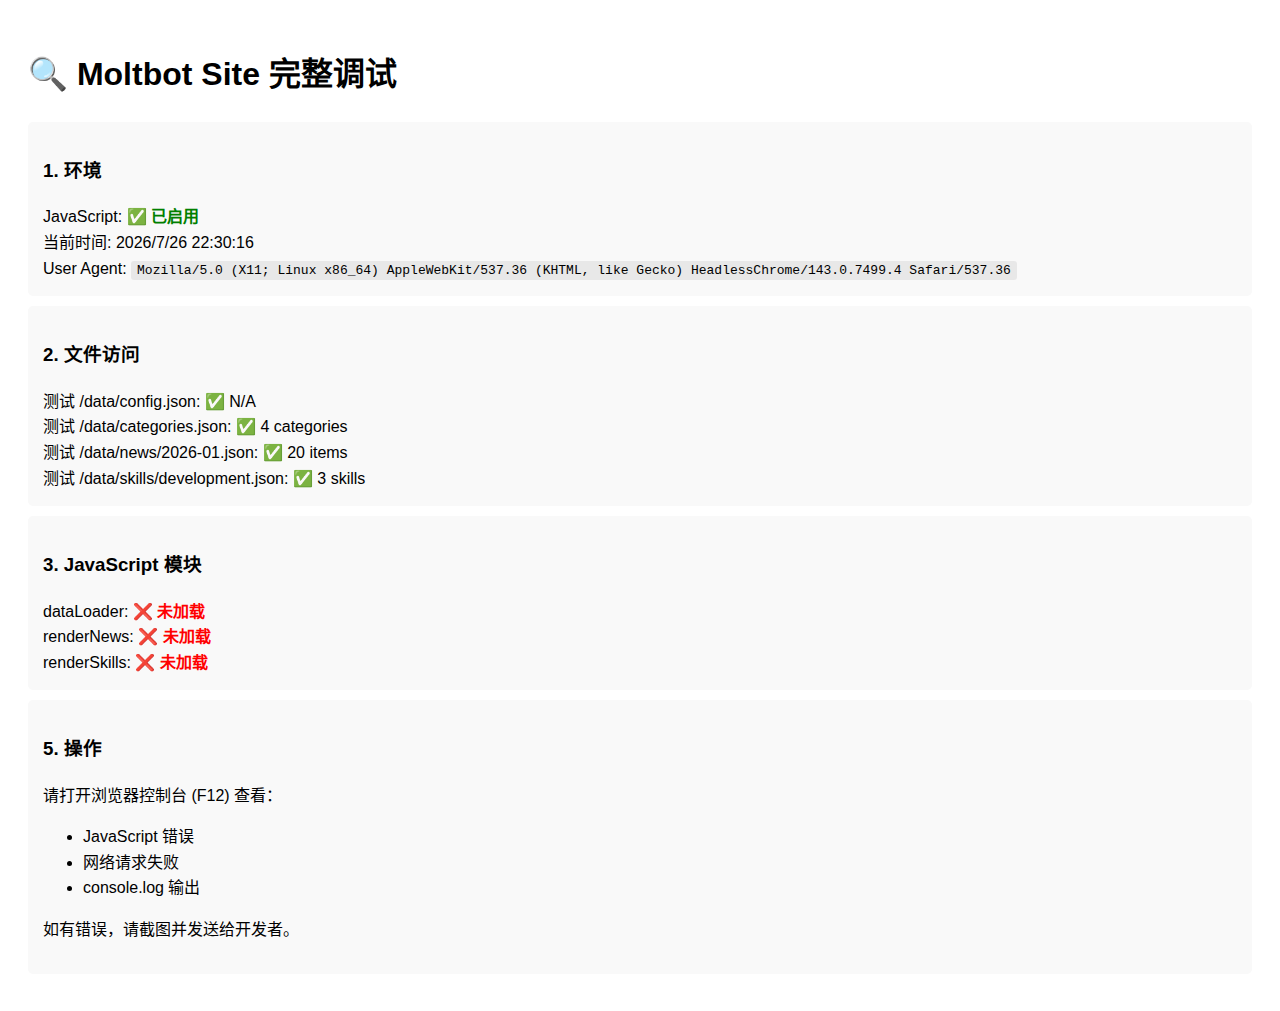
<file: debug-full.html>
<!DOCTYPE html>
<html lang="zh-CN">
<head>
    <meta charset="UTF-8">
    <title>完整调试信息</title>
    <style>
        body { font-family: Arial, sans-serif; padding: 20px; line-height: 1.6; }
        .section { background: #f9f9f9; padding: 15px; margin: 10px 0; border-radius: 5px; }
        .pass { color: green; font-weight: bold; }
        .fail { color: red; font-weight: bold; }
        .warn { color: orange; font-weight: bold; }
        .info { color: blue; }
        pre { background: #f0f0f0; padding: 10px; overflow-x: auto; border-radius: 3px; }
        code { background: #e8e8e8; padding: 2px 6px; border-radius: 3px; }
    </style>
</head>
<body>
    <h1>🔍 Moltbot Site 完整调试</h1>
    <div id="output"></div>

    <script>
        const output = document.getElementById('output');

        function addSection(title, content) {
            output.innerHTML += `<div class="section"><h3>${title}</h3>${content}</div>`;
        }

        async function fullDebug() {
            // Section 1: Environment
            addSection('1. 环境', `
                <div>JavaScript: <span class="pass">✅ 已启用</span></div>
                <div>当前时间: ${new Date().toLocaleString('zh-CN')}</div>
                <div>User Agent: <code>${navigator.userAgent}</code></div>
            `);

            // Section 2: File access
            addSection('2. 文件访问', `
                <div>测试 /data/config.json: <span id="test-config">...</span></div>
                <div>测试 /data/categories.json: <span id="test-categories">...</span></div>
                <div>测试 /data/news/2026-01.json: <span id="test-news">...</span></div>
                <div>测试 /data/skills/development.json: <span id="test-skills">...</span></div>
            `);

            // Test config
            try {
                const configRes = await fetch('/data/config.json');
                const config = await configRes.json();
                document.getElementById('test-config').innerHTML = `<span class="pass">✅</span> ${config.config?.site?.title || 'N/A'}`;
            } catch (e) {
                document.getElementById('test-config').innerHTML = `<span class="fail">❌ ${e.message}</span>`;
            }

            // Test categories
            try {
                const catsRes = await fetch('/data/categories.json');
                const cats = await catsRes.json();
                document.getElementById('test-categories').innerHTML = `<span class="pass">✅</span> ${Object.keys(cats || {}).length} categories`;
            } catch (e) {
                document.getElementById('test-categories').innerHTML = `<span class="fail">❌ ${e.message}</span>`;
            }

            // Test news
            try {
                const newsRes = await fetch('/data/news/2026-01.json');
                const news = await newsRes.json();
                document.getElementById('test-news').innerHTML = `<span class="pass">✅</span> ${news.items?.length || 0} items`;
            } catch (e) {
                document.getElementById('test-news').innerHTML = `<span class="fail">❌ ${e.message}</span>`;
            }

            // Test skills
            try {
                const skillRes = await fetch('/data/skills/development.json');
                const skill = await skillRes.json();
                document.getElementById('test-skills').innerHTML = `<span class="pass">✅</span> ${skill.skills?.length || 0} skills`;
            } catch (e) {
                document.getElementById('test-skills').innerHTML = `<span class="fail">❌ ${e.message}</span>`;
            }

            // Section 3: JavaScript modules
            addSection('3. JavaScript 模块', `
                <div>dataLoader: <span id="test-dataloader">...</span></div>
                <div>renderNews: <span id="test-rendernews">...</span></div>
                <div>renderSkills: <span id="test-renderskills">...</span></div>
            `);

            // Test dataLoader
            if (typeof dataLoader !== 'undefined') {
                document.getElementById('test-dataloader').innerHTML = `<span class="pass">✅ 已加载</span>`;

                try {
                    const allData = await dataLoader.loadAll();
                    addSection('4. 数据加载器测试', `
                        <div>loadAll(): <span class="pass">✅ 成功</span></div>
                        <div>News items: ${allData.news?.items?.length || 0}</div>
                        <div>News count: ${allData.news?.count || 0}</div>
                        <div>Skills: ${allData.skills?.skills?.length || 0}</div>
                        <div>Categories: ${Object.keys(allData.skills?.categories || {}).length}</div>
                        <div>Timestamp: ${allData.timestamp || 'N/A'}</div>
                        ${allData.news?.errors?.length ? `<div class="fail">News errors: ${allData.news.errors.length}</div>` : ''}
                        ${allData.skills?.errors?.length ? `<div class="fail">Skills errors: ${allData.skills.errors.length}</div>` : ''}
                    `);
                } catch (e) {
                    addSection('4. 数据加载器测试', `<span class="fail">❌ loadAll() 失败: ${e.message}</span>`);
                }
            } else {
                document.getElementById('test-dataloader').innerHTML = `<span class="fail">❌ 未加载</span>`;
            }

            // Test render functions
            if (typeof renderNews === 'function') {
                document.getElementById('test-rendernews').innerHTML = `<span class="pass">✅ 已加载</span>`;
            } else {
                document.getElementById('test-rendernews').innerHTML = `<span class="fail">❌ 未加载</span>`;
            }

            if (typeof renderSkills === 'function') {
                document.getElementById('test-renderskills').innerHTML = `<span class="pass">✅ 已加载</span>`;
            } else {
                document.getElementById('test-renderskills').innerHTML = `<span class="fail">❌ 未加载</span>`;
            }

            // Section 5: Console messages
            addSection('5. 操作', `
                <p>请打开浏览器控制台 (F12) 查看：</p>
                <ul>
                    <li>JavaScript 错误</li>
                    <li>网络请求失败</li>
                    <li>console.log 输出</li>
                </ul>
                <p>如有错误，请截图并发送给开发者。</p>
            `);
        }

        fullDebug();
    </script>
</body>
</html>
</file>
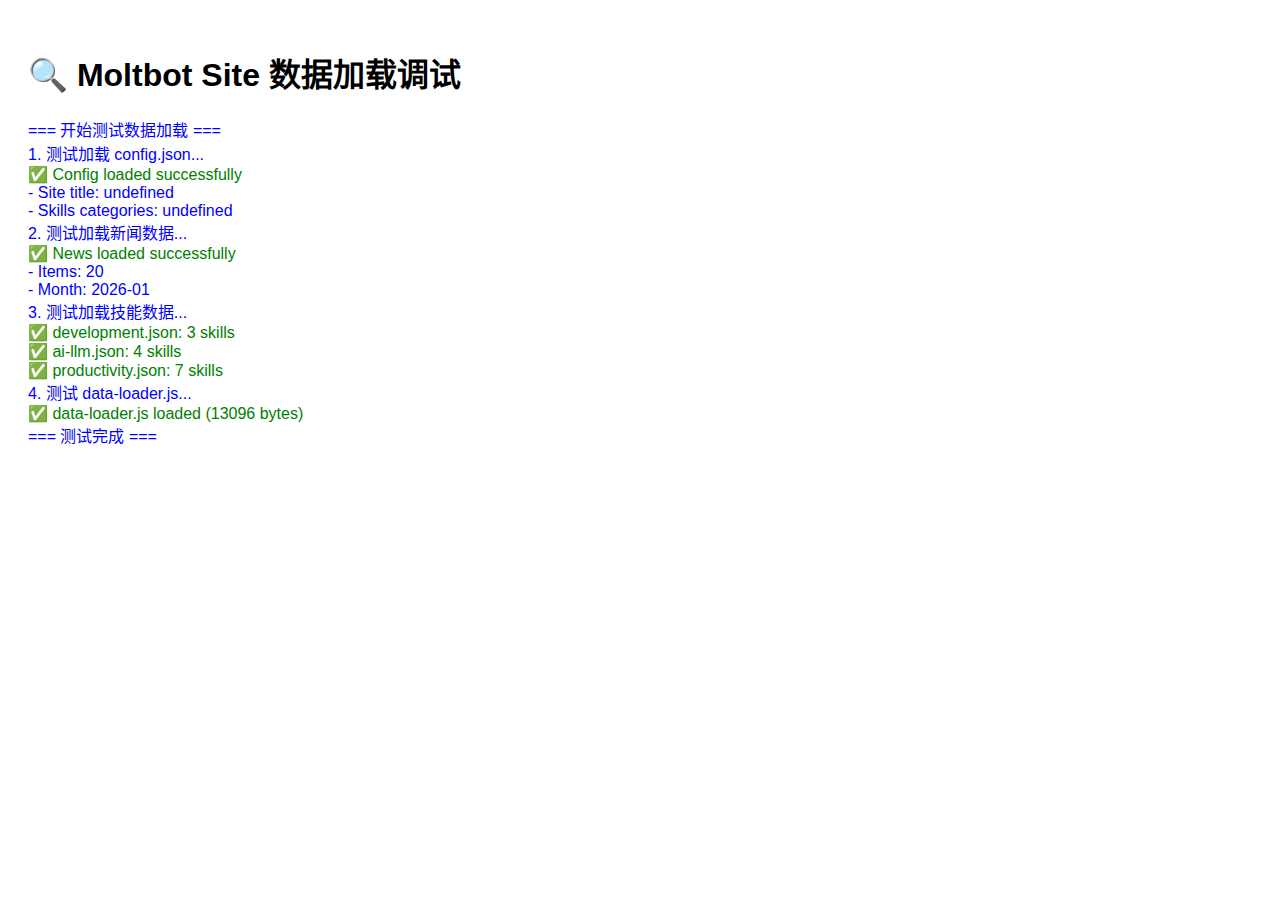
<file: debug.html>
<!DOCTYPE html>
<html lang="zh-CN">
<head>
    <meta charset="UTF-8">
    <title>Moltbot Site Debug</title>
    <style>
        body { font-family: Arial, sans-serif; padding: 20px; }
        .success { color: green; }
        .error { color: red; }
        .info { color: blue; }
        pre { background: #f4f4f4; padding: 10px; overflow-x: auto; }
    </style>
</head>
<body>
    <h1>🔍 Moltbot Site 数据加载调试</h1>
    <div id="output"></div>

    <script>
        const output = document.getElementById('output');

        function log(message, type = 'info') {
            console.log(message);
            const div = document.createElement('div');
            div.className = type;
            div.textContent = message;
            output.appendChild(div);
        }

        async function testLoading() {
            try {
                log('=== 开始测试数据加载 ===', 'info');

                // Test 1: Load config
                log('\n1. 测试加载 config.json...', 'info');
                try {
                    const configRes = await fetch('/data/config.json');
                    if (!configRes.ok) throw new Error(`HTTP ${configRes.status}`);
                    const config = await configRes.json();
                    log(`✅ Config loaded successfully`, 'success');
                    log(`   - Site title: ${config.config?.site?.title}`);
                    log(`   - Skills categories: ${config.config?.skills?.categories?.length}`);
                } catch (e) {
                    log(`❌ Config failed: ${e.message}`, 'error');
                }

                // Test 2: Load news
                log('\n2. 测试加载新闻数据...', 'info');
                try {
                    const newsRes = await fetch('/data/news/2026-01.json');
                    if (!newsRes.ok) throw new Error(`HTTP ${newsRes.status}`);
                    const news = await newsRes.json();
                    log(`✅ News loaded successfully`, 'success');
                    log(`   - Items: ${news.items?.length}`);
                    log(`   - Month: ${news.month}`);
                } catch (e) {
                    log(`❌ News failed: ${e.message}`, 'error');
                }

                // Test 3: Load skills
                log('\n3. 测试加载技能数据...', 'info');
                const skillFiles = ['development.json', 'ai-llm.json', 'productivity.json'];
                for (const file of skillFiles) {
                    try {
                        const skillRes = await fetch(`/data/skills/${file}`);
                        if (!skillRes.ok) throw new Error(`HTTP ${skillRes.status}`);
                        const skill = await skillRes.json();
                        log(`✅ ${file}: ${skill.skills?.length} skills`, 'success');
                    } catch (e) {
                        log(`❌ ${file}: ${e.message}`, 'error');
                    }
                }

                // Test 4: Load data-loader.js
                log('\n4. 测试 data-loader.js...', 'info');
                try {
                    const dlRes = await fetch('/js/data-loader.js');
                    if (!dlRes.ok) throw new Error(`HTTP ${dlRes.status}`);
                    const dlText = await dlRes.text();
                    log(`✅ data-loader.js loaded (${dlText.length} bytes)`, 'success');
                } catch (e) {
                    log(`❌ data-loader.js failed: ${e.message}`, 'error');
                }

                log('\n=== 测试完成 ===', 'info');

            } catch (error) {
                log(`\n❌ Fatal error: ${error.message}`, 'error');
                console.error(error);
            }
        }

        // Run test
        testLoading();
    </script>
</body>
</html>
</file>
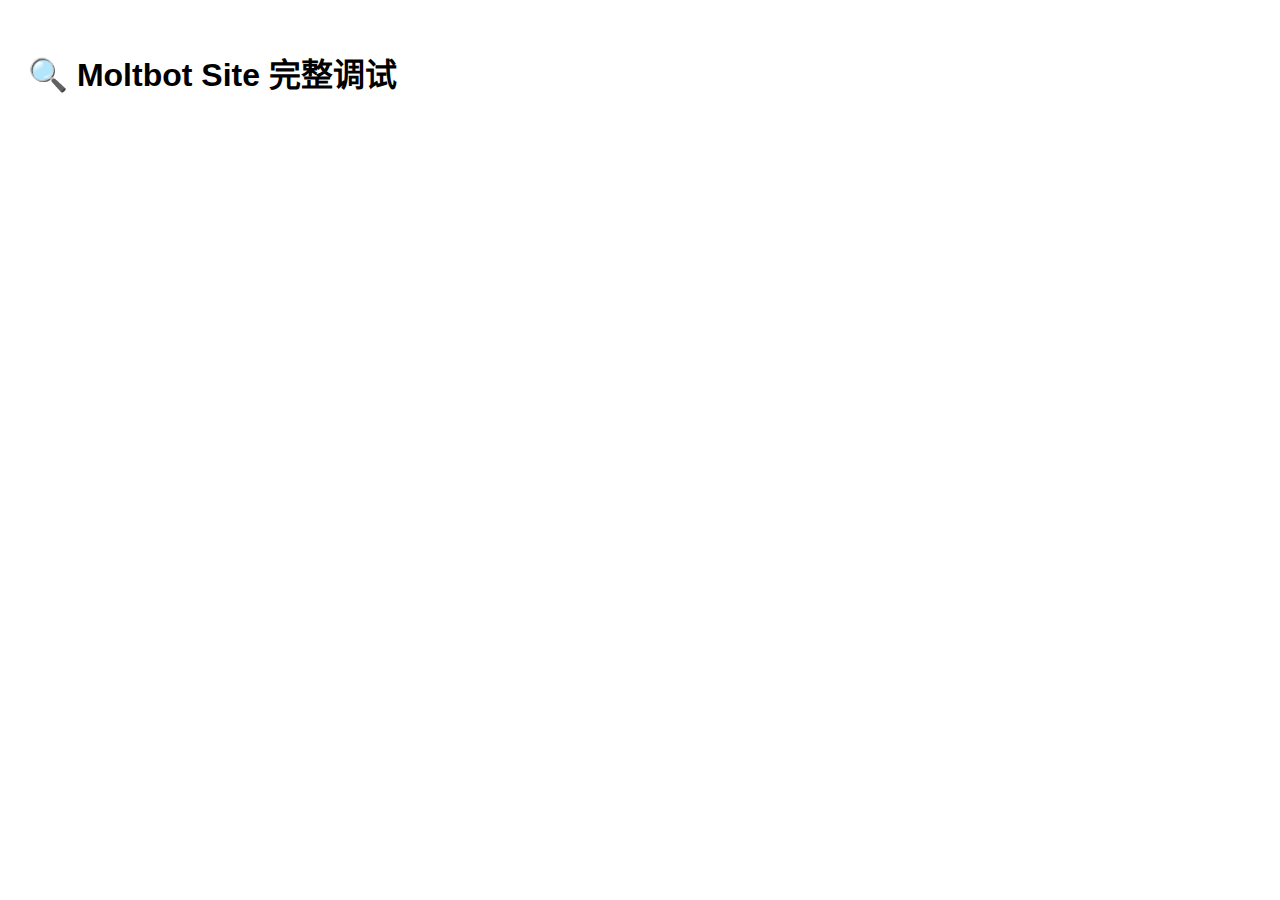
<file: full-debug.html>
<!DOCTYPE html>
<html lang="zh-CN">
<head>
    <meta charset="UTF-8">
    <title>Moltbot Site Full Debug</title>
    <style>
        body { font-family: Arial, sans-serif; padding: 20px; }
        .step { background: #f0f0f0; padding: 15px; margin: 15px 0; border-radius: 5px; }
        .success { color: green; font-weight: bold; }
        .error { color: red; font-weight: bold; }
        .info { color: blue; }
        .data { background: white; padding: 10px; margin: 10px 0; border-left: 3px solid #ccc; }
    </style>
</head>
<body>
    <h1>🔍 Moltbot Site 完整调试</h1>
    <div id="output"></div>

    <script src="/js/data-loader.js"></script>
    <script>
        const output = document.getElementById('output');
        const dataLoader = new DataLoader();

        function log(message, type = 'info') {
            console.log(message);
            const div = document.createElement('div');
            div.className = `step ${type}`;
            div.innerHTML = message;
            output.appendChild(div);
        }

        async function fullTest() {
            log('<h2>1. 测试数据加载器</h2>', 'info');

            try {
                const allData = await dataLoader.loadAll();
                log('<span class="success">✅ loadAll() 成功</span>', 'success');

                log(`<h3>Config:</h3>`, 'info');
                log(`<div class="data">Title: ${allData.config?.site?.title}</div>`, 'info');
                log(`<div class="data">Skills categories: ${allData.config?.skills?.categories?.length}</div>`, 'info');

                log(`<h3>News:</h3>`, 'info');
                log(`<div class="data">Items: ${allData.news?.items?.length}</div>`, 'info');
                log(`<div class="data">Count: ${allData.news?.count}</div>`, 'info');

                if (allData.news?.items?.length > 0) {
                    log(`<div class="data">First item: ${allData.news.items[0].title}</div>`, 'info');
                }

                log(`<h3>Skills:</h3>`, 'info');
                log(`<div class="data">Skills: ${allData.skills?.skills?.length}</div>`, 'info');
                log(`<div class="data">Categories: ${Object.keys(allData.skills?.categories || {}).length}</div>`, 'info');

                log('<h2>2. 模拟 app.js 逻辑</h2>', 'info');

                // Simulate app.js data setting
                const data = {
                    news: {
                        project_info: allData.config?.site || {},
                        news_items: allData.news?.items || []
                    },
                    skills: {
                        skills: allData.skills?.skills || [],
                        categories: allData.skills?.categories || {}
                    }
                };

                log(`<div class="data">data.news.news_items: ${data.news.news_items?.length}</div>`, 'info');
                log(`<div class="data">data.skills.skills: ${data.skills.skills?.length}</div>`, 'info');

                log('<h2>3. 测试渲染</h2>', 'info');

                const grid = document.createElement('div');
                grid.id = 'news-grid';
                grid.style.background = '#f9f9f9';
                grid.style.padding = '20px';
                grid.style.marginTop = '20px';
                grid.style.display = 'grid';
                grid.style.gridTemplateColumns = 'repeat(auto-fill, minmax(300px, 1fr))';
                grid.style.gap = '20px';
                document.body.appendChild(grid);

                const items = data.news.news_items || [];
                items.slice(0, 3).forEach((item, i) => {
                    const card = document.createElement('div');
                    card.style.background = 'white';
                    card.style.padding = '15px';
                    card.style.borderRadius = '8px';
                    card.style.boxShadow = '0 2px 4px rgba(0,0,0,0.1)';
                    card.innerHTML = `
                        <h3>${item.title}</h3>
                        <p>${item.summary?.substring(0, 100)}...</p>
                        <small>${item.publish_date}</small>
                    `;
                    grid.appendChild(card);
                });

                log(`<span class="success">✅ 渲染了 ${Math.min(3, items.length)} 个新闻卡片</span>`, 'success');

            } catch (error) {
                log(`<span class="error">❌ 错误: ${error.message}</span>`, 'error');
                log(`<div class="data">${error.stack}</div>`, 'error');
            }
        }

        // Run test
        fullTest();
    </script>
</body>
</html>
</file>
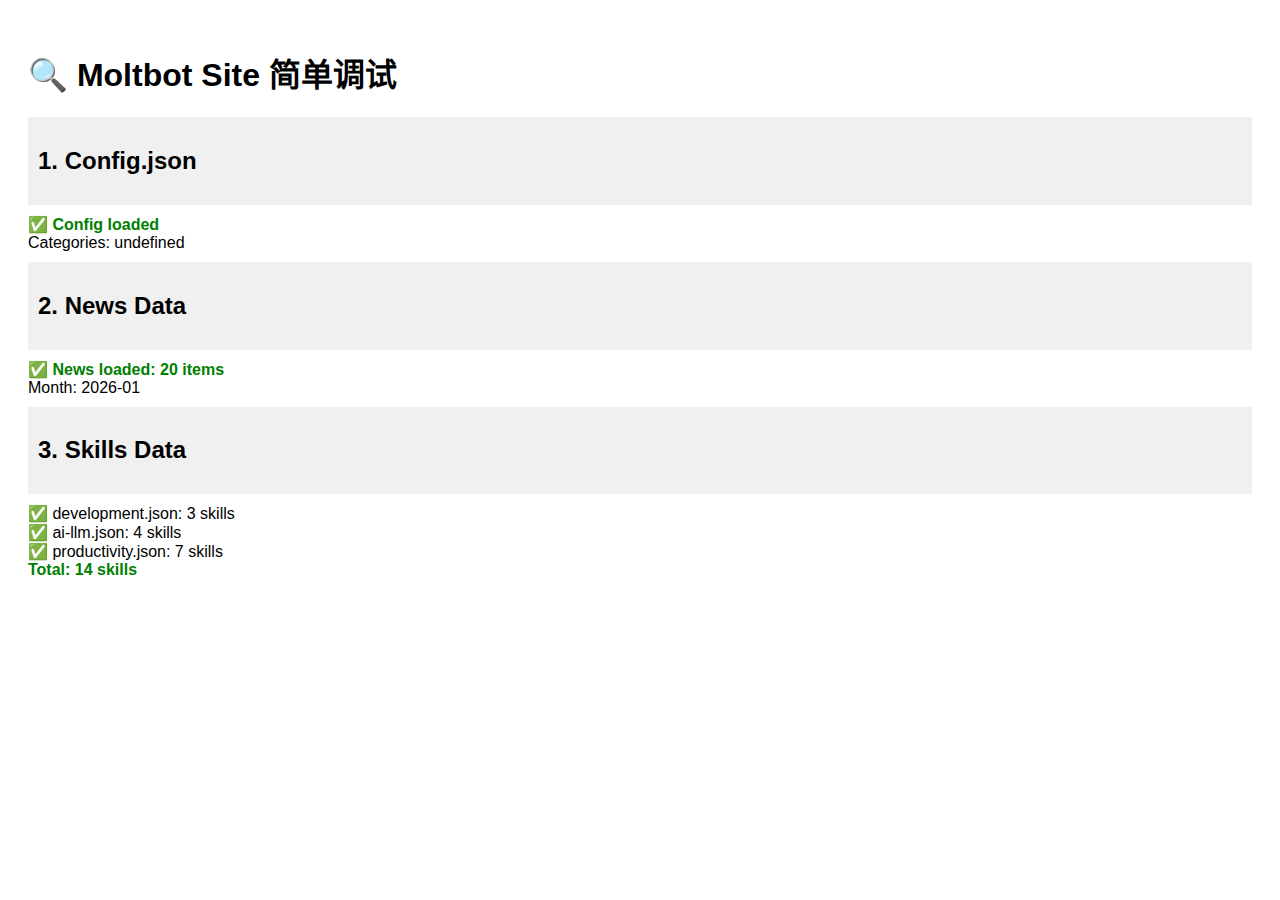
<file: simple-debug.html>
<!DOCTYPE html>
<html lang="zh-CN">
<head>
    <meta charset="UTF-8">
    <title>Moltbot Site Simple Debug</title>
    <style>
        body { font-family: Arial, sans-serif; padding: 20px; }
        .success { color: green; font-weight: bold; }
        .error { color: red; font-weight: bold; }
        .result { background: #f0f0f0; padding: 10px; margin: 10px 0; }
    </style>
</head>
<body>
    <h1>🔍 Moltbot Site 简单调试</h1>
    <div id="output"></div>

    <script>
        const output = document.getElementById('output');

        async function testLoading() {
            // Test 1: Load config
            output.innerHTML += '<div class="result"><h2>1. Config.json</h2>';
            try {
                const configRes = await fetch('/data/config.json');
                const config = await configRes.json();
                output.innerHTML += `<div class="success">✅ Config loaded</div>`;
                output.innerHTML += `<div>Categories: ${config.config?.skills?.categories?.length}</div>`;
            } catch (e) {
                output.innerHTML += `<div class="error">❌ Failed: ${e.message}</div>`;
            }
            output.innerHTML += '</div>';

            // Test 2: Load news
            output.innerHTML += '<div class="result"><h2>2. News Data</h2>';
            try {
                const newsRes = await fetch('/data/news/2026-01.json');
                const news = await newsRes.json();
                output.innerHTML += `<div class="success">✅ News loaded: ${news.items?.length} items</div>`;
                output.innerHTML += `<div>Month: ${news.month}</div>`;
            } catch (e) {
                output.innerHTML += `<div class="error">❌ Failed: ${e.message}</div>`;
            }
            output.innerHTML += '</div>';

            // Test 3: Load skills
            output.innerHTML += '<div class="result"><h2>3. Skills Data</h2>';
            const skillFiles = ['development.json', 'ai-llm.json', 'productivity.json'];
            let totalSkills = 0;
            for (const file of skillFiles) {
                try {
                    const skillRes = await fetch(`/data/skills/${file}`);
                    const skill = await skillRes.json();
                    const count = skill.skills?.length || 0;
                    totalSkills += count;
                    output.innerHTML += `<div>✅ ${file}: ${count} skills</div>`;
                } catch (e) {
                    output.innerHTML += `<div class="error">❌ ${file}: ${e.message}</div>`;
                }
            }
            output.innerHTML += `<div class="success">Total: ${totalSkills} skills</div>`;
            output.innerHTML += '</div>';
        }

        testLoading();
    </script>
</body>
</html>
</file>
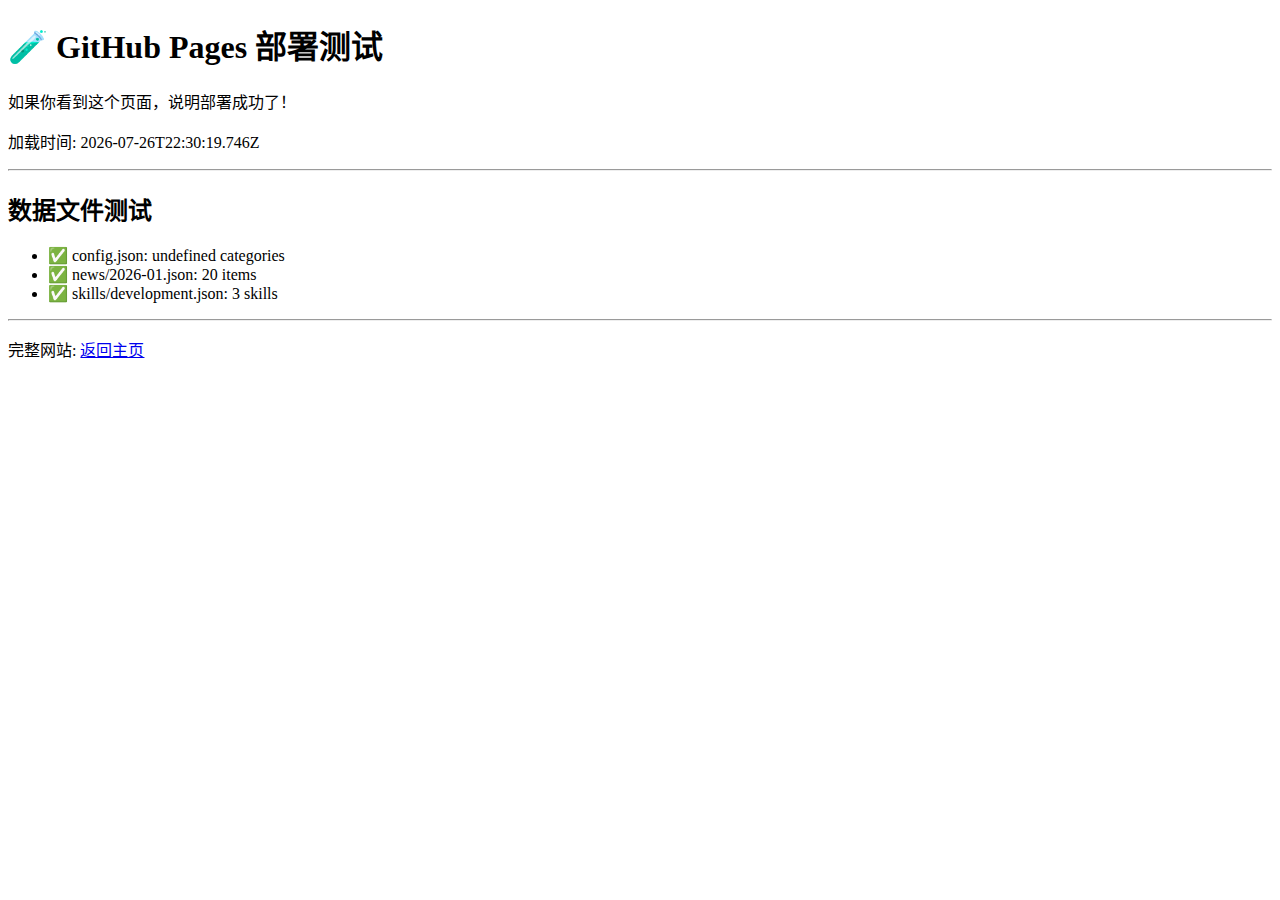
<file: simple-test.html>
<!DOCTYPE html>
<html lang="zh-CN">
<head>
    <meta charset="UTF-8">
    <title>简单测试</title>
</head>
<body>
    <h1>🧪 GitHub Pages 部署测试</h1>
    <p>如果你看到这个页面，说明部署成功了！</p>
    <p>加载时间: <span id="time"></span></p>
    <hr>
    <h2>数据文件测试</h2>
    <ul>
        <li id="test-config">测试 config.json...</li>
        <li id="test-news">测试 news/2026-01.json...</li>
        <li id="test-skills">测试 skills/...</li>
    </ul>
    <hr>
    <p>完整网站: <a href="/">返回主页</a></p>

    <script>
        document.getElementById('time').textContent = new Date().toISOString();

        async function runTests() {
            // Test config
            try {
                const config = await fetch('/data/config.json').then(r => r.json());
                document.getElementById('test-config').innerHTML = `✅ config.json: ${config.config?.skills?.categories?.length} categories`;
            } catch (e) {
                document.getElementById('test-config').innerHTML = `❌ config.json: ${e.message}`;
            }

            // Test news
            try {
                const news = await fetch('/data/news/2026-01.json').then(r => r.json());
                document.getElementById('test-news').innerHTML = `✅ news/2026-01.json: ${news.items?.length} items`;
            } catch (e) {
                document.getElementById('test-news').innerHTML = `❌ news/2026-01.json: ${e.message}`;
            }

            // Test skills
            try {
                const skills = await fetch('/data/skills/development.json').then(r => r.json());
                document.getElementById('test-skills').innerHTML = `✅ skills/development.json: ${skills.skills?.length} skills`;
            } catch (e) {
                document.getElementById('test-skills').innerHTML = `❌ skills/development.json: ${e.message}`;
            }
        }

        runTests();
    </script>
</body>
</html>
</file>
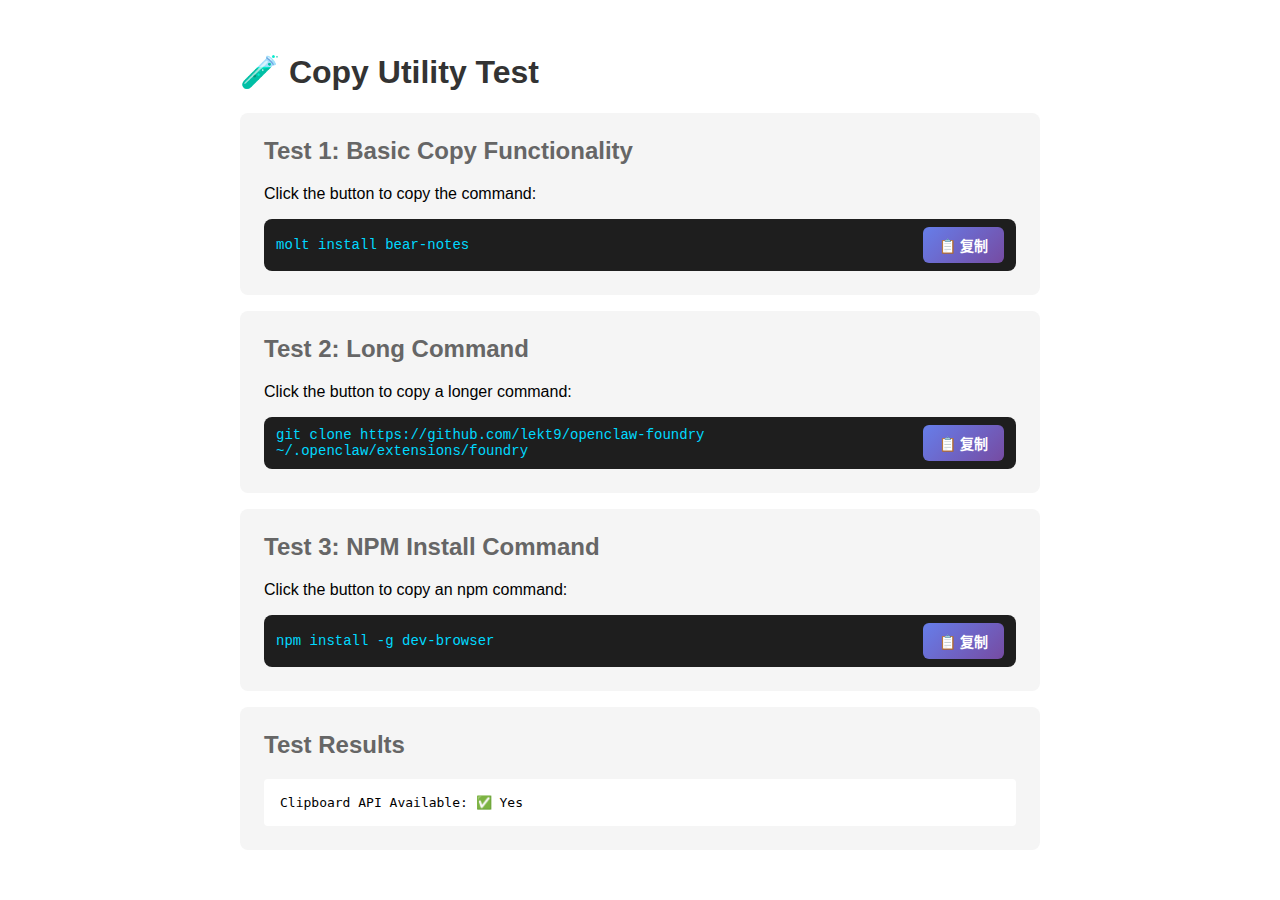
<file: test-copy.html>
<!DOCTYPE html>
<html lang="zh-CN">
<head>
    <meta charset="UTF-8">
    <meta name="viewport" content="width=device-width, initial-scale=1.0">
    <title>Copy Utility Test</title>
    <style>
        body {
            font-family: -apple-system, BlinkMacSystemFont, "Segoe UI", sans-serif;
            padding: 2rem;
            max-width: 800px;
            margin: 0 auto;
        }
        .test-section {
            background: #f5f5f5;
            padding: 1.5rem;
            border-radius: 8px;
            margin-bottom: 1rem;
        }
        .install-box {
            background: #1e1e1e;
            border-radius: 8px;
            padding: 0.5rem 0.75rem;
            display: flex;
            align-items: center;
            gap: 0.5rem;
            margin-top: 1rem;
        }
        .install-cmd {
            font-family: 'Courier New', monospace;
            font-size: 0.875rem;
            color: #00d9ff;
            flex: 1;
        }
        .copy-btn {
            background: linear-gradient(135deg, #667eea 0%, #764ba2 100%);
            color: white;
            border: none;
            padding: 0.5rem 1rem;
            border-radius: 6px;
            cursor: pointer;
            font-weight: 600;
            font-size: 0.875rem;
            transition: all 0.2s ease;
        }
        .copy-btn:hover {
            transform: scale(1.05);
        }
        h1 { color: #333; }
        h2 { color: #666; margin-top: 0; }
    </style>
</head>
<body>
    <h1>🧪 Copy Utility Test</h1>

    <div class="test-section">
        <h2>Test 1: Basic Copy Functionality</h2>
        <p>Click the button to copy the command:</p>
        <div class="install-box">
            <code class="install-cmd">molt install bear-notes</code>
            <button class="copy-btn" onclick="testCopy1(this)">📋 复制</button>
        </div>
    </div>

    <div class="test-section">
        <h2>Test 2: Long Command</h2>
        <p>Click the button to copy a longer command:</p>
        <div class="install-box">
            <code class="install-cmd">git clone https://github.com/lekt9/openclaw-foundry ~/.openclaw/extensions/foundry</code>
            <button class="copy-btn" onclick="testCopy2(this)">📋 复制</button>
        </div>
    </div>

    <div class="test-section">
        <h2>Test 3: NPM Install Command</h2>
        <p>Click the button to copy an npm command:</p>
        <div class="install-box">
            <code class="install-cmd">npm install -g dev-browser</code>
            <button class="copy-btn" onclick="testCopy3(this)">📋 复制</button>
        </div>
    </div>

    <div class="test-section">
        <h2>Test Results</h2>
        <div id="results" style="background: white; padding: 1rem; border-radius: 4px; font-family: monospace;"></div>
    </div>

    <script type="module">
        import { copyText, copyToClipboard, isClipboardAvailable } from './js/utils/copy.js';

        // Check if clipboard is available
        const resultsDiv = document.getElementById('results');
        resultsDiv.innerHTML = `Clipboard API Available: ${isClipboardAvailable() ? '✅ Yes' : '❌ No'}\n`;

        // Make functions available globally for onclick handlers
        window.testCopy1 = function(btn) {
            resultsDiv.innerHTML += '\nTest 1: ';
            copyText('molt install bear-notes', btn).then(success => {
                resultsDiv.innerHTML += success ? '✅ Success' : '❌ Failed';
            });
        };

        window.testCopy2 = function(btn) {
            resultsDiv.innerHTML += '\nTest 2: ';
            copyText('git clone https://github.com/lekt9/openclaw-foundry ~/.openclaw/extensions/foundry', btn).then(success => {
                resultsDiv.innerHTML += success ? '✅ Success' : '❌ Failed';
            });
        };

        window.testCopy3 = function(btn) {
            resultsDiv.innerHTML += '\nTest 3: ';
            copyText('npm install -g dev-browser', btn).then(success => {
                resultsDiv.innerHTML += success ? '✅ Success' : '❌ Failed';
            });
        };
    </script>
</body>
</html>
</file>
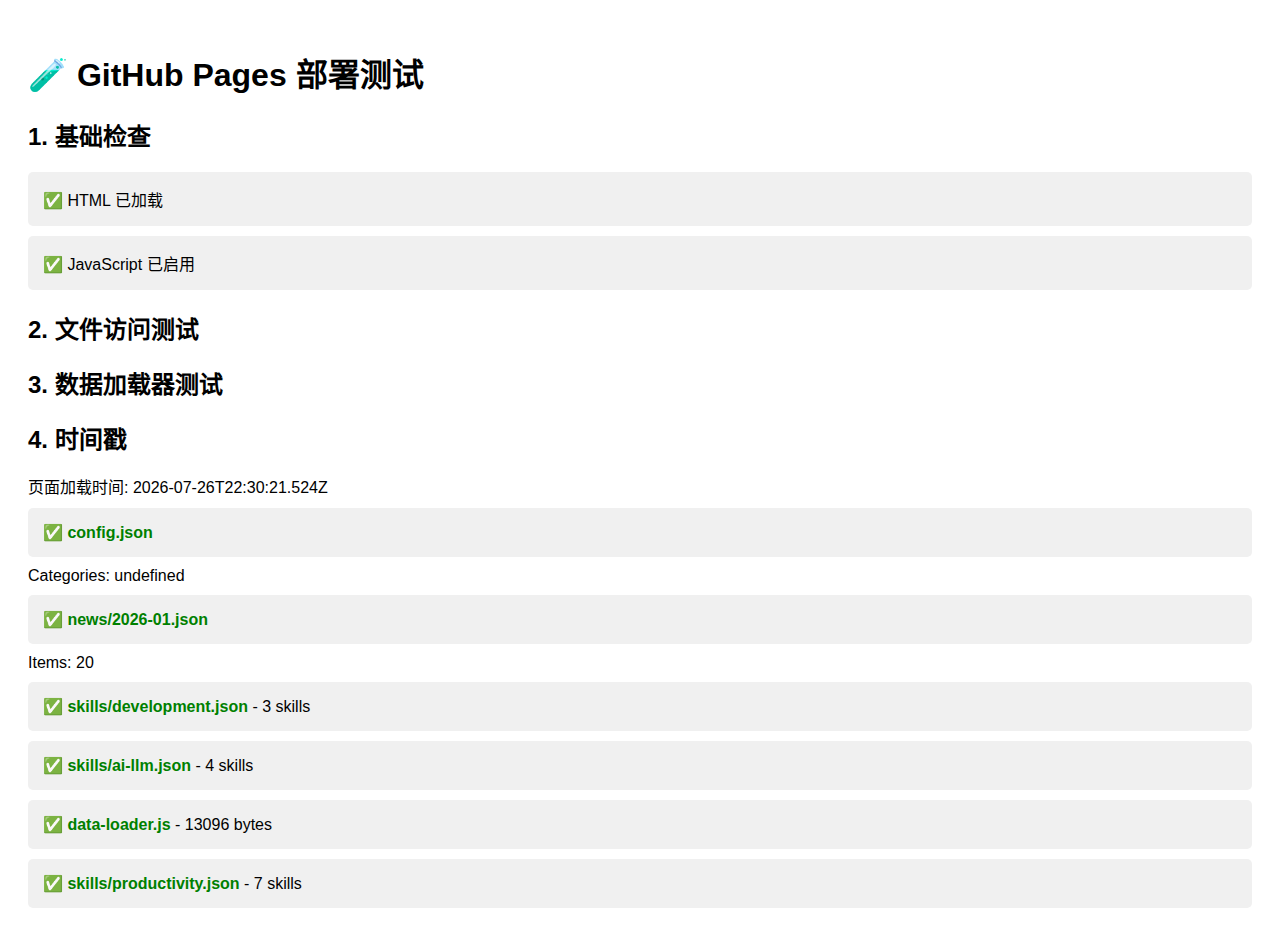
<file: test-deploy.html>
<!DOCTYPE html>
<html lang="zh-CN">
<head>
    <meta charset="UTF-8">
    <title>部署测试</title>
    <style>
        body { font-family: Arial, sans-serif; padding: 20px; }
        .test { background: #f0f0f0; padding: 15px; margin: 10px 0; border-radius: 5px; }
        .pass { color: green; font-weight: bold; }
        .fail { color: red; font-weight: bold; }
    </style>
</head>
<body>
    <h1>🧪 GitHub Pages 部署测试</h1>
    <div id="output"></div>

    <script>
        const output = document.getElementById('output');
        const tests = [];

        function log(message) {
            console.log(message);
            output.innerHTML += `<div>${message}</div>`;
        }

        function runTests() {
            log('<h2>1. 基础检查</h2>');

            // Test 1: HTML loaded
            log('<div class="test">✅ HTML 已加载</div>');

            // Test 2: JavaScript enabled
            if (typeof window !== 'undefined') {
                log('<div class="test">✅ JavaScript 已启用</div>');
            } else {
                log('<div class="test">❌ JavaScript 未启用</div>');
            }

            log('<h2>2. 文件访问测试</h2>');

            // Test 3: Config file
            fetch('/data/config.json')
                .then(r => {
                    if (r.ok) {
                        return r.json();
                    }
                    throw new Error(`HTTP ${r.status}`);
                })
                .then(config => {
                    log(`<div class="test"><span class="pass">✅ config.json</span></div>`);
                    log(`<div>Categories: ${config.config?.skills?.categories?.length}</div>`);
                })
                .catch(e => {
                    log(`<div class="test"><span class="fail">❌ config.json: ${e.message}</span></div>`);
                });

            // Test 4: News file
            fetch('/data/news/2026-01.json')
                .then(r => {
                    if (r.ok) {
                        return r.json();
                    }
                    throw new Error(`HTTP ${r.status}`);
                })
                .then(news => {
                    log(`<div class="test"><span class="pass">✅ news/2026-01.json</span></div>`);
                    log(`<div>Items: ${news.items?.length}</div>`);
                })
                .catch(e => {
                    log(`<div class="test"><span class="fail">❌ news/2026-01.json: ${e.message}</span></div>`);
                });

            // Test 5: Skills files
            const skillFiles = ['development.json', 'ai-llm.json', 'productivity.json'];
            skillFiles.forEach(file => {
                fetch(`/data/skills/${file}`)
                    .then(r => {
                        if (r.ok) {
                            return r.json();
                        }
                        throw new Error(`HTTP ${r.status}`);
                    })
                    .then(skill => {
                        log(`<div class="test"><span class="pass">✅ skills/${file}</span> - ${skill.skills?.length} skills</div>`);
                    })
                    .catch(e => {
                        log(`<div class="test"><span class="fail">❌ skills/${file}: ${e.message}</span></div>`);
                    });
            });

            log('<h2>3. 数据加载器测试</h2>');

            // Test 6: data-loader.js
            fetch('/js/data-loader.js')
                .then(r => {
                    if (r.ok) {
                        log(`<div class="test"><span class="pass">✅ data-loader.js</span> - ${r.headers.get('content-length')} bytes</div>`);
                    } else {
                        throw new Error(`HTTP ${r.status}`);
                    }
                })
                .catch(e => {
                    log(`<div class="test"><span class="fail">❌ data-loader.js: ${e.message}</span></div>`);
                });

            log('<h2>4. 时间戳</h2>');
            log(`<div>页面加载时间: ${new Date().toISOString()}</div>`);
        }

        // Run tests after a short delay
        setTimeout(runTests, 100);
    </script>
</body>
</html>
</file>
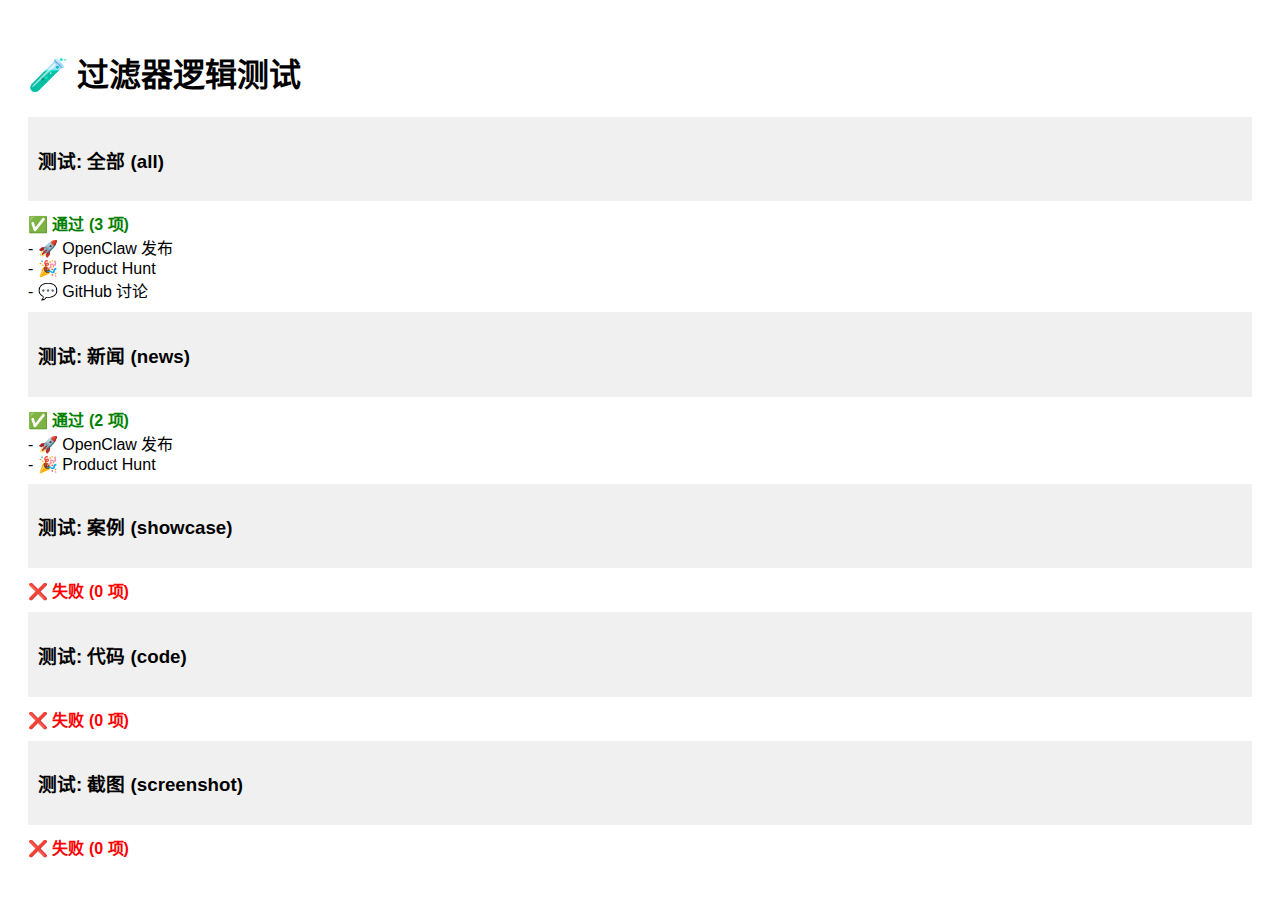
<file: test-filters.html>
<!DOCTYPE html>
<html lang="zh-CN">
<head>
    <meta charset="UTF-8">
    <title>Moltbot Site Filter Test</title>
    <style>
        body { font-family: Arial, sans-serif; padding: 20px; }
        .test { background: #f0f0f0; padding: 10px; margin: 10px 0; }
        .pass { color: green; font-weight: bold; }
        .fail { color: red; font-weight: bold; }
    </style>
</head>
<body>
    <h1>🧪 过滤器逻辑测试</h1>
    <div id="output"></div>

    <script>
        // Test data (same structure as actual data)
        const testItems = [
            {
                "title": "🚀 OpenClaw 发布",
                "platform_type": "英文",
                "tags": ["发布", "架构"]
            },
            {
                "title": "🎉 Product Hunt",
                "platform_type": "英文",
                "tags": ["Product Hunt", "社区", "发布"]
            },
            {
                "title": "💬 GitHub 讨论",
                "platform_type": "英文",
                "tags": ["社区", "讨论"]
            }
        ];

        // Filter function from news-renderer.js
        function matchesNewsFilter(item, filter) {
            if (filter === 'all') {
                return true;
            }

            const tags = item.tags || [];

            switch (filter) {
                case 'news':
                    return item.platform_type.includes('英文') && tags.includes('发布');

                case 'showcase':
                    return tags.includes('案例') || tags.includes('体验');

                case 'code':
                    return tags.includes('教程') || tags.includes('开发');

                case 'screenshot':
                    return tags.includes('截图') || tags.includes('界面');

                default:
                    return true;
            }
        }

        // Run tests
        const output = document.getElementById('output');

        function testFilter(filterName, filterValue) {
            output.innerHTML += `<div class="test"><h3>测试: ${filterName}</h3>`;
            const results = testItems.filter(item => matchesNewsFilter(item, filterValue));
            if (results.length > 0) {
                output.innerHTML += `<span class="pass">✅ 通过 (${results.length} 项)</span>`;
                results.forEach(item => {
                    output.innerHTML += `<div>  - ${item.title}</div>`;
                });
            } else {
                output.innerHTML += `<span class="fail">❌ 失败 (0 项)</span>`;
            }
            output.innerHTML += `</div>`;
        }

        testFilter('全部 (all)', 'all');
        testFilter('新闻 (news)', 'news');
        testFilter('案例 (showcase)', 'showcase');
        testFilter('代码 (code)', 'code');
        testFilter('截图 (screenshot)', 'screenshot');
    </script>
</body>
</html>
</file>
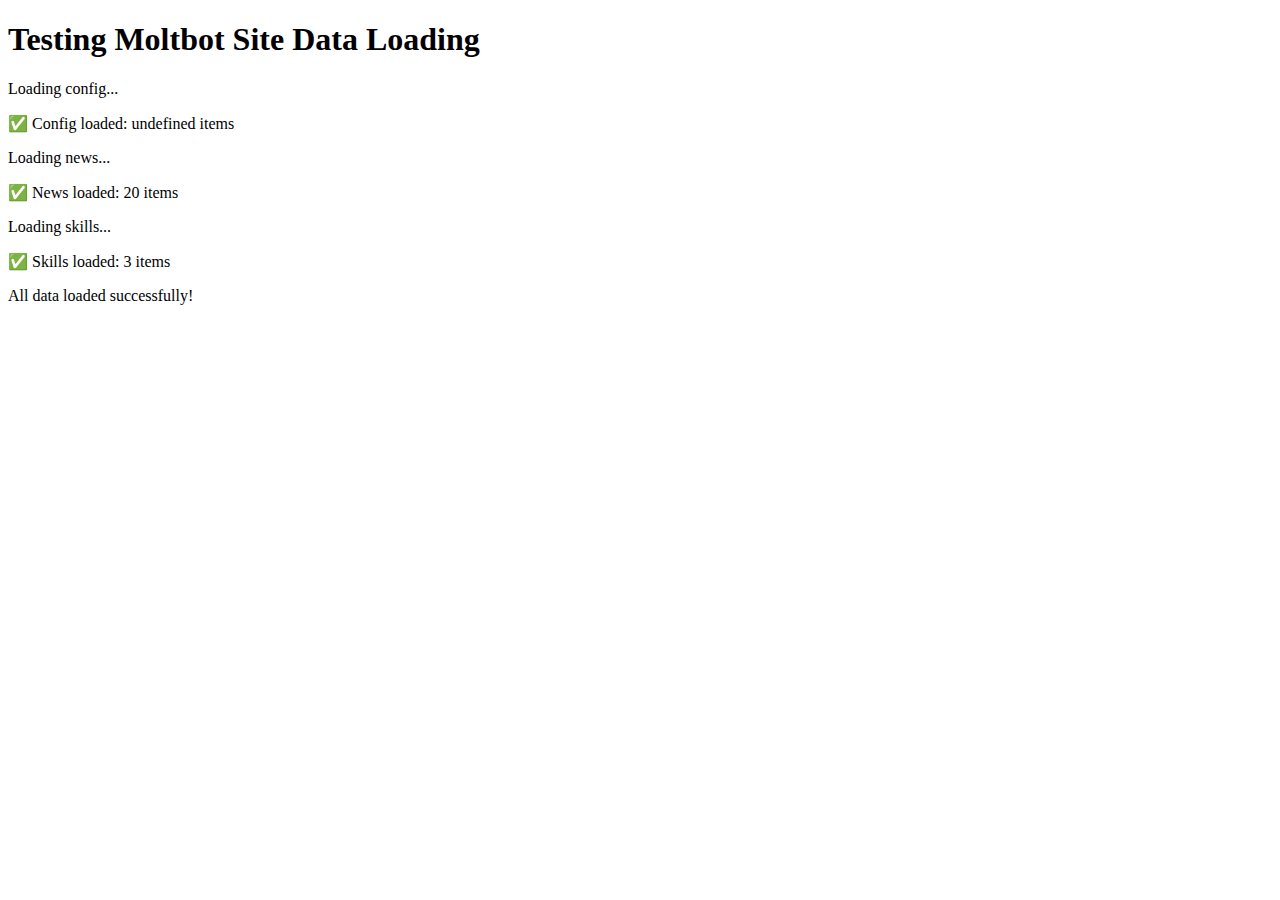
<file: test.html>
<!DOCTYPE html>
<html lang="zh-CN">
<head>
    <meta charset="UTF-8">
    <title>Moltbot Site Test</title>
</head>
<body>
    <h1>Testing Moltbot Site Data Loading</h1>
    <div id="output"></div>

    <script>
        const output = document.getElementById('output');

        function log(message) {
            console.log(message);
            output.innerHTML += `<p>${message}</p>`;
        }

        async function testLoading() {
            try {
                log('Loading config...');
                const config = await fetch('/data/config.json').then(r => r.json());
                log(`✅ Config loaded: ${JSON.stringify(config.config?.skills?.categories)} items`);

                log('Loading news...');
                const news = await fetch('/data/news/2026-01.json').then(r => r.json());
                log(`✅ News loaded: ${news.items?.length} items`);

                log('Loading skills...');
                const skills = await fetch('/data/skills/development.json').then(r => r.json());
                log(`✅ Skills loaded: ${skills.skills?.length} items`);

                log('All data loaded successfully!');

            } catch (error) {
                log(`❌ Error: ${error.message}`);
                console.error(error);
            }
        }

        testLoading();
    </script>
</body>
</html>
</file>
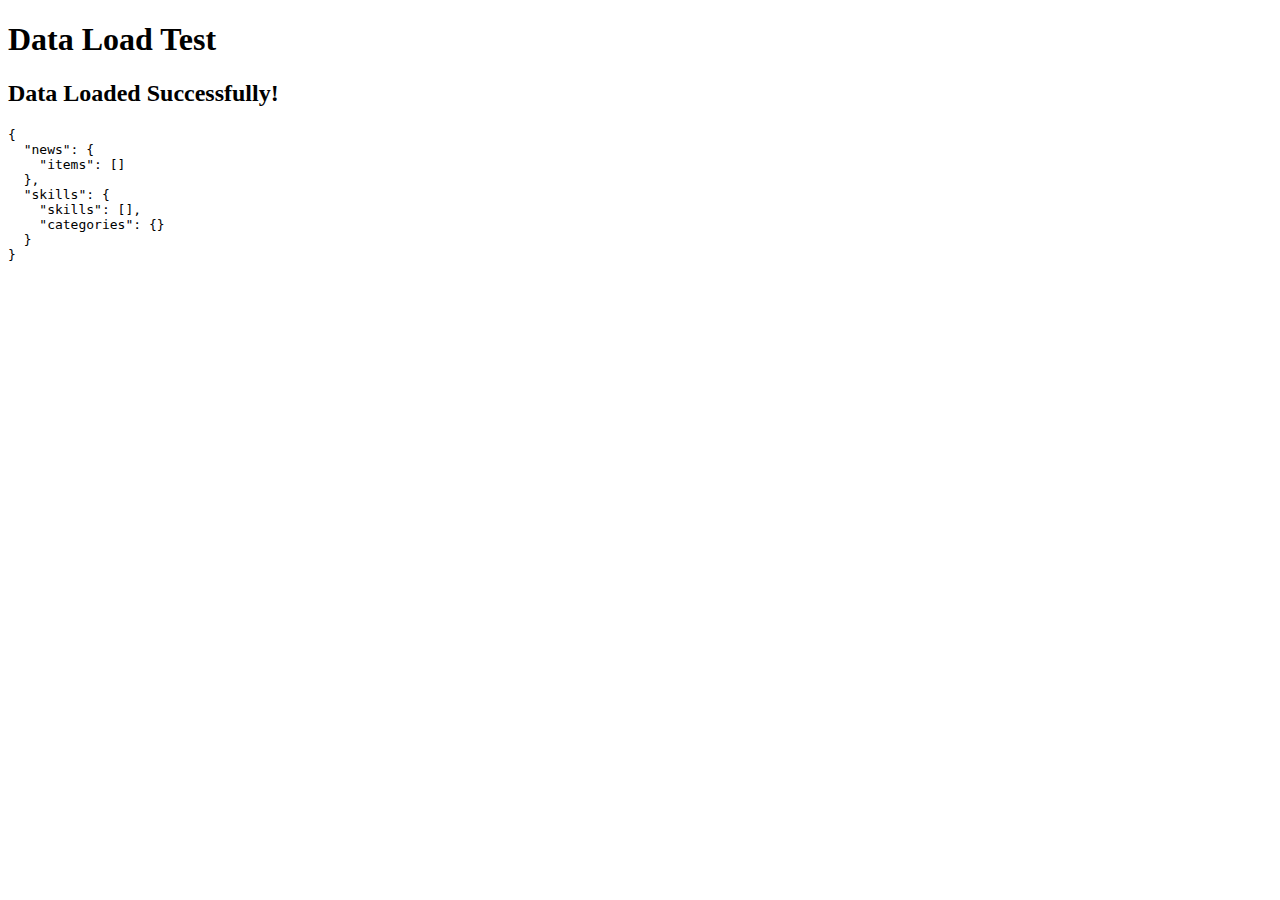
<file: test_data_load.html>
<!DOCTYPE html>
<html lang="zh-CN">
<head>
    <meta charset="UTF-8">
    <meta name="viewport" content="width=device-width, initial-scale=1.0">
    <title>Data Load Test</title>
</head>
<body>
    <h1>Data Load Test</h1>
    <div id="output"></div>

    <script>
        // Simulate dataLoader behavior
        class DataLoader {
            constructor() {
                this.basePath = '/data';
            }

            async loadJSON(path) {
                const response = await fetch(path);
                if (!response.ok) {
                    throw new Error(`HTTP error! status: ${response.status}`);
                }
                return await response.json();
            }

            async loadAll() {
                try {
                    const [newsData, skillsData] = await Promise.all([
                        this.loadJSON(`${this.basePath}/news/2026-01.json`),
                        this.loadJSON(`skills-data.json`)
                    ]);

                    return {
                        news: {
                            items: newsData.news_items || []
                        },
                        skills: {
                            skills: [],
                            categories: {}
                        }
                    };
                } catch (error) {
                    console.error('Failed to load data:', error);
                    return {
                        news: { items: [] },
                        skills: { skills: [], categories: {} },
                        error: error.message
                    };
                }
            }
        }

        // Test loading
        const dataLoader = new DataLoader();

        dataLoader.loadAll().then(data => {
            const output = document.getElementById('output');
            output.innerHTML = `
                <h2>Data Loaded Successfully!</h2>
                <pre>${JSON.stringify(data, null, 2)}</pre>
            `;
            console.log('Data loaded:', data);
        }).catch(error => {
            const output = document.getElementById('output');
            output.innerHTML = `
                <h2>Error Loading Data</h2>
                <pre>${error.message}</pre>
            `;
            console.error('Error:', error);
        });
    </script>
</body>
</html>
</file>
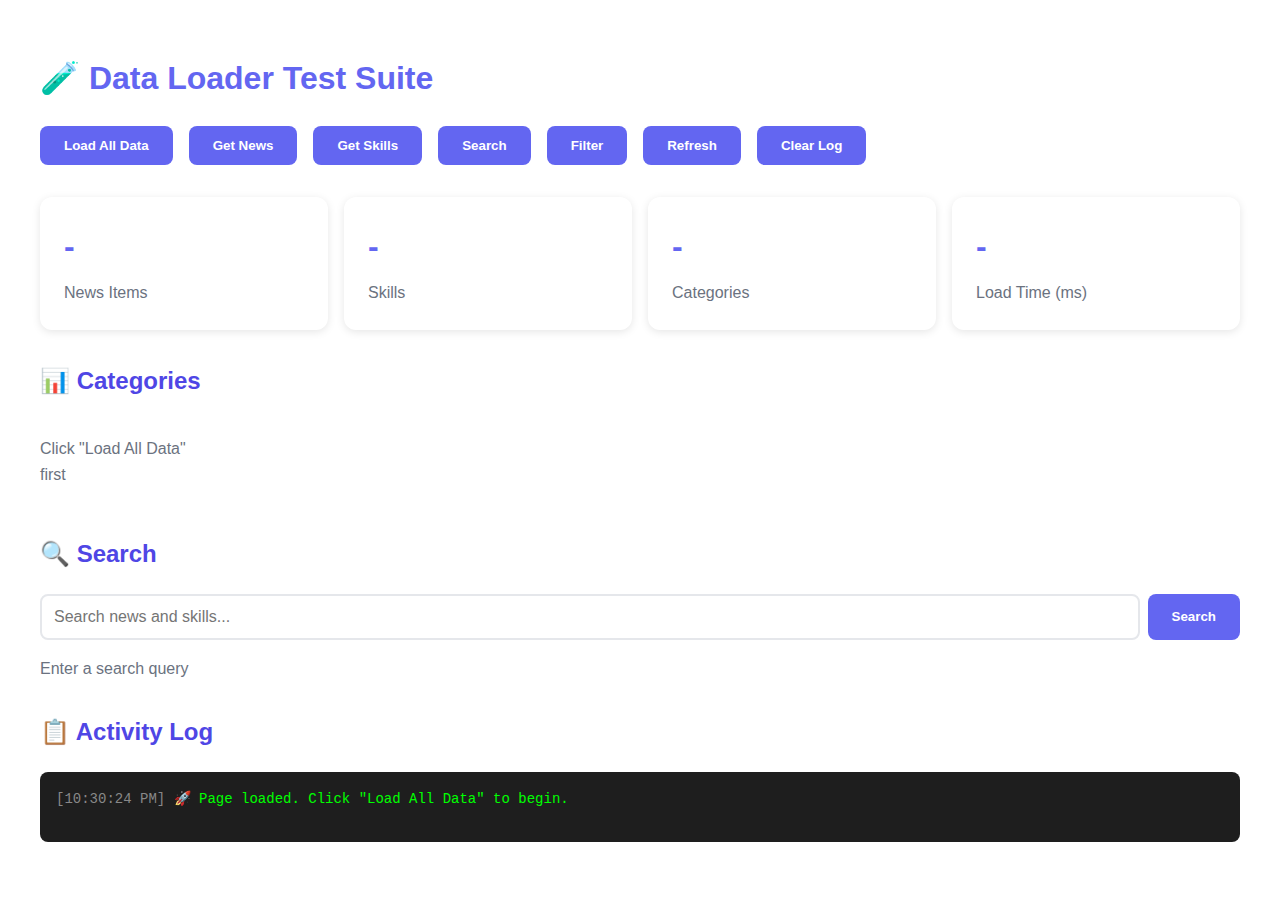
<file: js/test-data-loader.html>
<!DOCTYPE html>
<html lang="en">
<head>
    <meta charset="UTF-8">
    <meta name="viewport" content="width=device-width, initial-scale=1.0">
    <title>Data Loader Test</title>
    <style>
        body {
            font-family: -apple-system, BlinkMacSystemFont, "Segoe UI", sans-serif;
            max-width: 1200px;
            margin: 0 auto;
            padding: 2rem;
            line-height: 1.6;
        }
        h1 { color: #6366f1; }
        h2 { color: #4f46e5; margin-top: 2rem; }
        .stats {
            display: grid;
            grid-template-columns: repeat(auto-fit, minmax(200px, 1fr));
            gap: 1rem;
            margin: 2rem 0;
        }
        .stat-card {
            background: white;
            padding: 1.5rem;
            border-radius: 12px;
            box-shadow: 0 2px 8px rgba(0,0,0,0.1);
        }
        .stat-value {
            font-size: 2rem;
            font-weight: bold;
            color: #6366f1;
        }
        .stat-label {
            color: #6b7280;
            margin-top: 0.5rem;
        }
        .button-group {
            display: flex;
            gap: 1rem;
            margin: 1rem 0;
            flex-wrap: wrap;
        }
        button {
            padding: 0.75rem 1.5rem;
            background: #6366f1;
            color: white;
            border: none;
            border-radius: 8px;
            cursor: pointer;
            font-weight: 600;
            transition: all 0.2s;
        }
        button:hover {
            background: #4f46e5;
            transform: translateY(-2px);
        }
        button:disabled {
            background: #9ca3af;
            cursor: not-allowed;
            transform: none;
        }
        .log {
            background: #1e1e1e;
            color: #00ff00;
            padding: 1rem;
            border-radius: 8px;
            font-family: 'Courier New', monospace;
            font-size: 0.875rem;
            max-height: 400px;
            overflow-y: auto;
            margin: 1rem 0;
        }
        .log-entry {
            margin-bottom: 0.5rem;
            border-bottom: 1px solid #333;
            padding-bottom: 0.5rem;
        }
        .log-entry:last-child {
            border-bottom: none;
        }
        .log-time {
            color: #888;
        }
        .category-list {
            display: grid;
            grid-template-columns: repeat(auto-fill, minmax(150px, 1fr));
            gap: 1rem;
            margin: 1rem 0;
        }
        .category-item {
            background: #f3f4f6;
            padding: 1rem;
            border-radius: 8px;
            text-align: center;
        }
        .category-icon {
            font-size: 2rem;
        }
        .category-name {
            font-weight: 600;
            margin-top: 0.5rem;
        }
        .category-count {
            color: #6b7280;
            font-size: 0.875rem;
        }
        .search-box {
            display: flex;
            gap: 0.5rem;
            margin: 1rem 0;
        }
        .search-box input {
            flex: 1;
            padding: 0.75rem;
            border: 2px solid #e5e7eb;
            border-radius: 8px;
            font-size: 1rem;
        }
        .search-box input:focus {
            outline: none;
            border-color: #6366f1;
        }
    </style>
</head>
<body>
    <h1>🧪 Data Loader Test Suite</h1>

    <div class="button-group">
        <button onclick="testLoadAll()">Load All Data</button>
        <button onclick="testGetNews()">Get News</button>
        <button onclick="testGetSkills()">Get Skills</button>
        <button onclick="testSearch()">Search</button>
        <button onclick="testFilter()">Filter</button>
        <button onclick="testRefresh()">Refresh</button>
        <button onclick="clearLog()">Clear Log</button>
    </div>

    <div class="stats">
        <div class="stat-card">
            <div class="stat-value" id="news-count">-</div>
            <div class="stat-label">News Items</div>
        </div>
        <div class="stat-card">
            <div class="stat-value" id="skills-count">-</div>
            <div class="stat-label">Skills</div>
        </div>
        <div class="stat-card">
            <div class="stat-value" id="categories-count">-</div>
            <div class="stat-label">Categories</div>
        </div>
        <div class="stat-card">
            <div class="stat-value" id="load-time">-</div>
            <div class="stat-label">Load Time (ms)</div>
        </div>
    </div>

    <h2>📊 Categories</h2>
    <div id="categories" class="category-list">
        <p style="color: #6b7280;">Click "Load All Data" first</p>
    </div>

    <h2>🔍 Search</h2>
    <div class="search-box">
        <input type="text" id="search-input" placeholder="Search news and skills...">
        <button onclick="performSearch()">Search</button>
    </div>
    <div id="search-results">
        <p style="color: #6b7280;">Enter a search query</p>
    </div>

    <h2>📋 Activity Log</h2>
    <div id="log" class="log"></div>

    <script src="data-loader.js"></script>
    <script src="app-data.js"></script>
    <script>
        let testData = null;

        function log(message, data = null) {
            const logDiv = document.getElementById('log');
            const time = new Date().toLocaleTimeString();
            const entry = document.createElement('div');
            entry.className = 'log-entry';
            entry.innerHTML = `
                <span class="log-time">[${time}]</span>
                ${message}
                ${data ? `<pre>${JSON.stringify(data, null, 2)}</pre>` : ''}
            `;
            logDiv.appendChild(entry);
            logDiv.scrollTop = logDiv.scrollHeight;
        }

        function clearLog() {
            document.getElementById('log').innerHTML = '';
        }

        function updateStats(data) {
            if (!data) return;
            document.getElementById('news-count').textContent = data.news?.count || 0;
            document.getElementById('skills-count').textContent = data.skills?.count || 0;

            const categories = DataAPI.getCategories();
            document.getElementById('categories-count').textContent = categories.length;

            // Render categories
            const catDiv = document.getElementById('categories');
            catDiv.innerHTML = categories.map(cat => `
                <div class="category-item">
                    <div class="category-icon">${cat.icon}</div>
                    <div class="category-name">${cat.name}</div>
                    <div class="category-count">${cat.count} items</div>
                </div>
            `).join('');
        }

        async function testLoadAll() {
            log('🔄 Loading all data...');
            const startTime = performance.now();

            try {
                testData = await DataAPI.load();
                const endTime = performance.now();
                const loadTime = Math.round(endTime - startTime);

                log(`✅ Data loaded successfully in ${loadTime}ms`);
                log('📊 Statistics:', {
                    news: testData.news?.count,
                    skills: testData.skills?.count,
                    categories: Object.keys(testData.skills?.categories || {}).length
                });

                document.getElementById('load-time').textContent = loadTime;
                updateStats(testData);

                // Check for errors
                if (testData.news?.errors?.length > 0) {
                    log('⚠️ News errors:', testData.news.errors);
                }
                if (testData.skills?.errors?.length > 0) {
                    log('⚠️ Skills errors:', testData.skills.errors);
                }
            } catch (error) {
                log('❌ Load failed:', error.message);
            }
        }

        function testGetNews() {
            if (!testData) {
                log('❌ Please load data first');
                return;
            }

            const news = DataAPI.getNews();
            log(`📰 Got ${news.length} news items`);

            // Show first 3 items
            log('First 3 items:', news.slice(0, 3).map(item => ({
                title: item.title.substring(0, 50) + '...',
                platform: item.platform,
                date: item.publish_date
            })));
        }

        function testGetSkills() {
            if (!testData) {
                log('❌ Please load data first');
                return;
            }

            const skills = DataAPI.getSkills();
            log(`⚡ Got ${skills.length} skills`);

            // Show first 3 items
            log('First 3 items:', skills.slice(0, 3).map(item => ({
                title: item.title,
                category: item.category,
                author: item.author
            })));
        }

        function testFilter() {
            if (!testData) {
                log('❌ Please load data first');
                return;
            }

            log('🔍 Testing filters...');

            // Filter news by platform type
            const englishNews = DataAPI.getNews({ platformType: '英文' });
            log(`📰 English news: ${englishNews.length} items`);

            const chineseNews = DataAPI.getNews({ platformType: '中文' });
            log(`📰 Chinese news: ${chineseNews.length} items`);

            // Filter skills by category
            const productivitySkills = DataAPI.getSkills({ category: 'productivity' });
            log(`⚡ Productivity skills: ${productivitySkills.length} items`);

            const devSkills = DataAPI.getSkills({ category: 'development' });
            log(`⚡ Development skills: ${devSkills.length} items`);
        }

        function performSearch() {
            if (!testData) {
                log('❌ Please load data first');
                return;
            }

            const query = document.getElementById('search-input').value.trim();
            if (!query) {
                log('❌ Please enter a search query');
                return;
            }

            log(`🔍 Searching for "${query}"...`);

            const newsResults = DataAPI.searchNews(query);
            const skillResults = DataAPI.searchSkills(query);

            log(`Search results:`, {
                news: newsResults.length,
                skills: skillResults.length
            });

            // Display results
            const resultsDiv = document.getElementById('search-results');
            resultsDiv.innerHTML = `
                <h3>News (${newsResults.length})</h3>
                <ul>
                    ${newsResults.slice(0, 5).map(item => `
                        <li>${item.title.substring(0, 80)}...</li>
                    `).join('')}
                </ul>
                <h3>Skills (${skillResults.length})</h3>
                <ul>
                    ${skillResults.slice(0, 5).map(item => `
                        <li>${item.title} - ${item.category}</li>
                    `).join('')}
                </ul>
            `;
        }

        function testSearch() {
            const testQueries = ['OpenClaw', 'browser', 'API'];
            testQueries.forEach(query => {
                log(`🔍 Searching for "${query}"...`);

                const newsResults = DataAPI.searchNews(query);
                const skillResults = DataAPI.searchSkills(query);

                log(`Results for "${query}":`, {
                    news: newsResults.length,
                    skills: skillResults.length
                });
            });
        }

        async function testRefresh() {
            log('🔄 Refreshing data...');
            const startTime = performance.now();

            try {
                const freshData = await DataAPI.refresh();
                const endTime = performance.now();
                const loadTime = Math.round(endTime - startTime);

                log(`✅ Data refreshed in ${loadTime}ms`);
                testData = freshData;
                updateStats(testData);
            } catch (error) {
                log('❌ Refresh failed:', error.message);
            }
        }

        // Subscribe to events
        DataAPI.subscribe((event, data) => {
            if (event === 'loaded') {
                log('📢 Event: Data loaded');
            } else if (event === 'error') {
                log('📢 Event: Error - ' + data.message);
            }
        });

        // Auto-load on page load
        window.addEventListener('load', () => {
            log('🚀 Page loaded. Click "Load All Data" to begin.');
        });
    </script>
</body>
</html>
</file>
